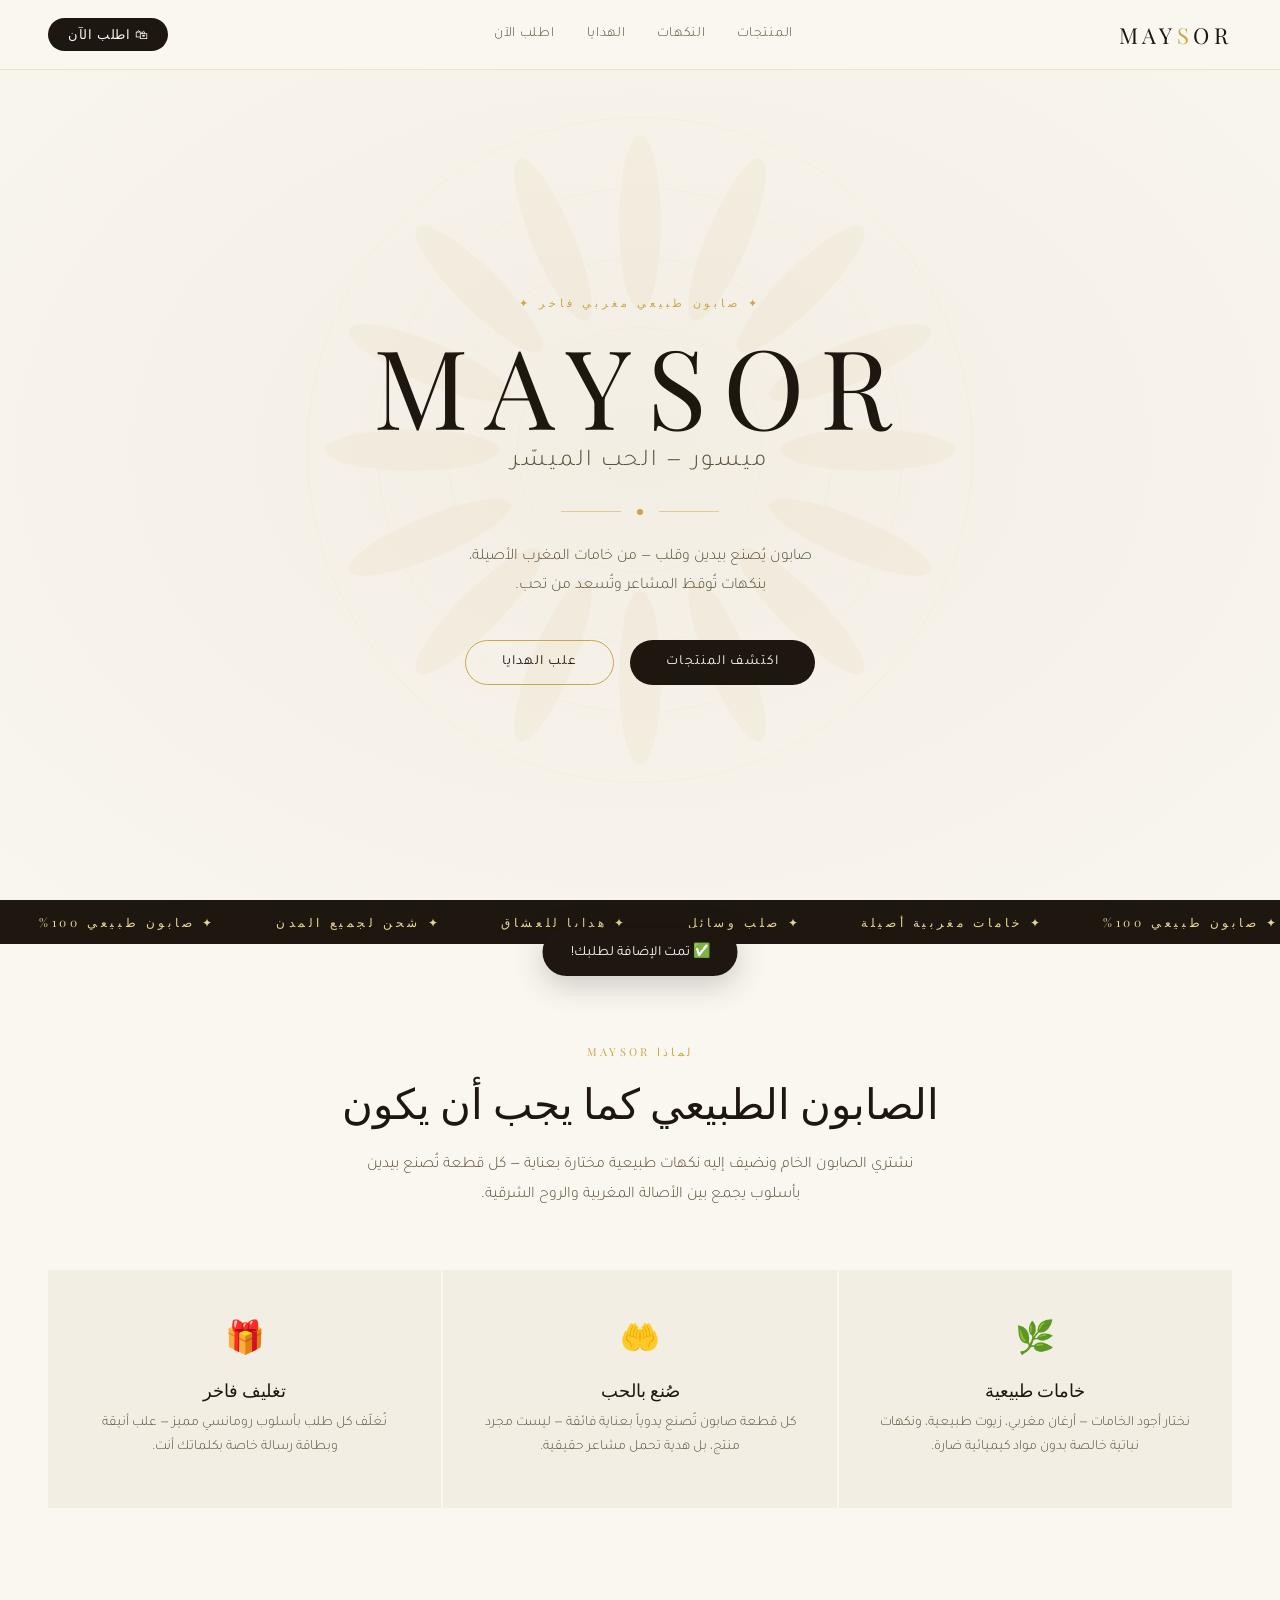
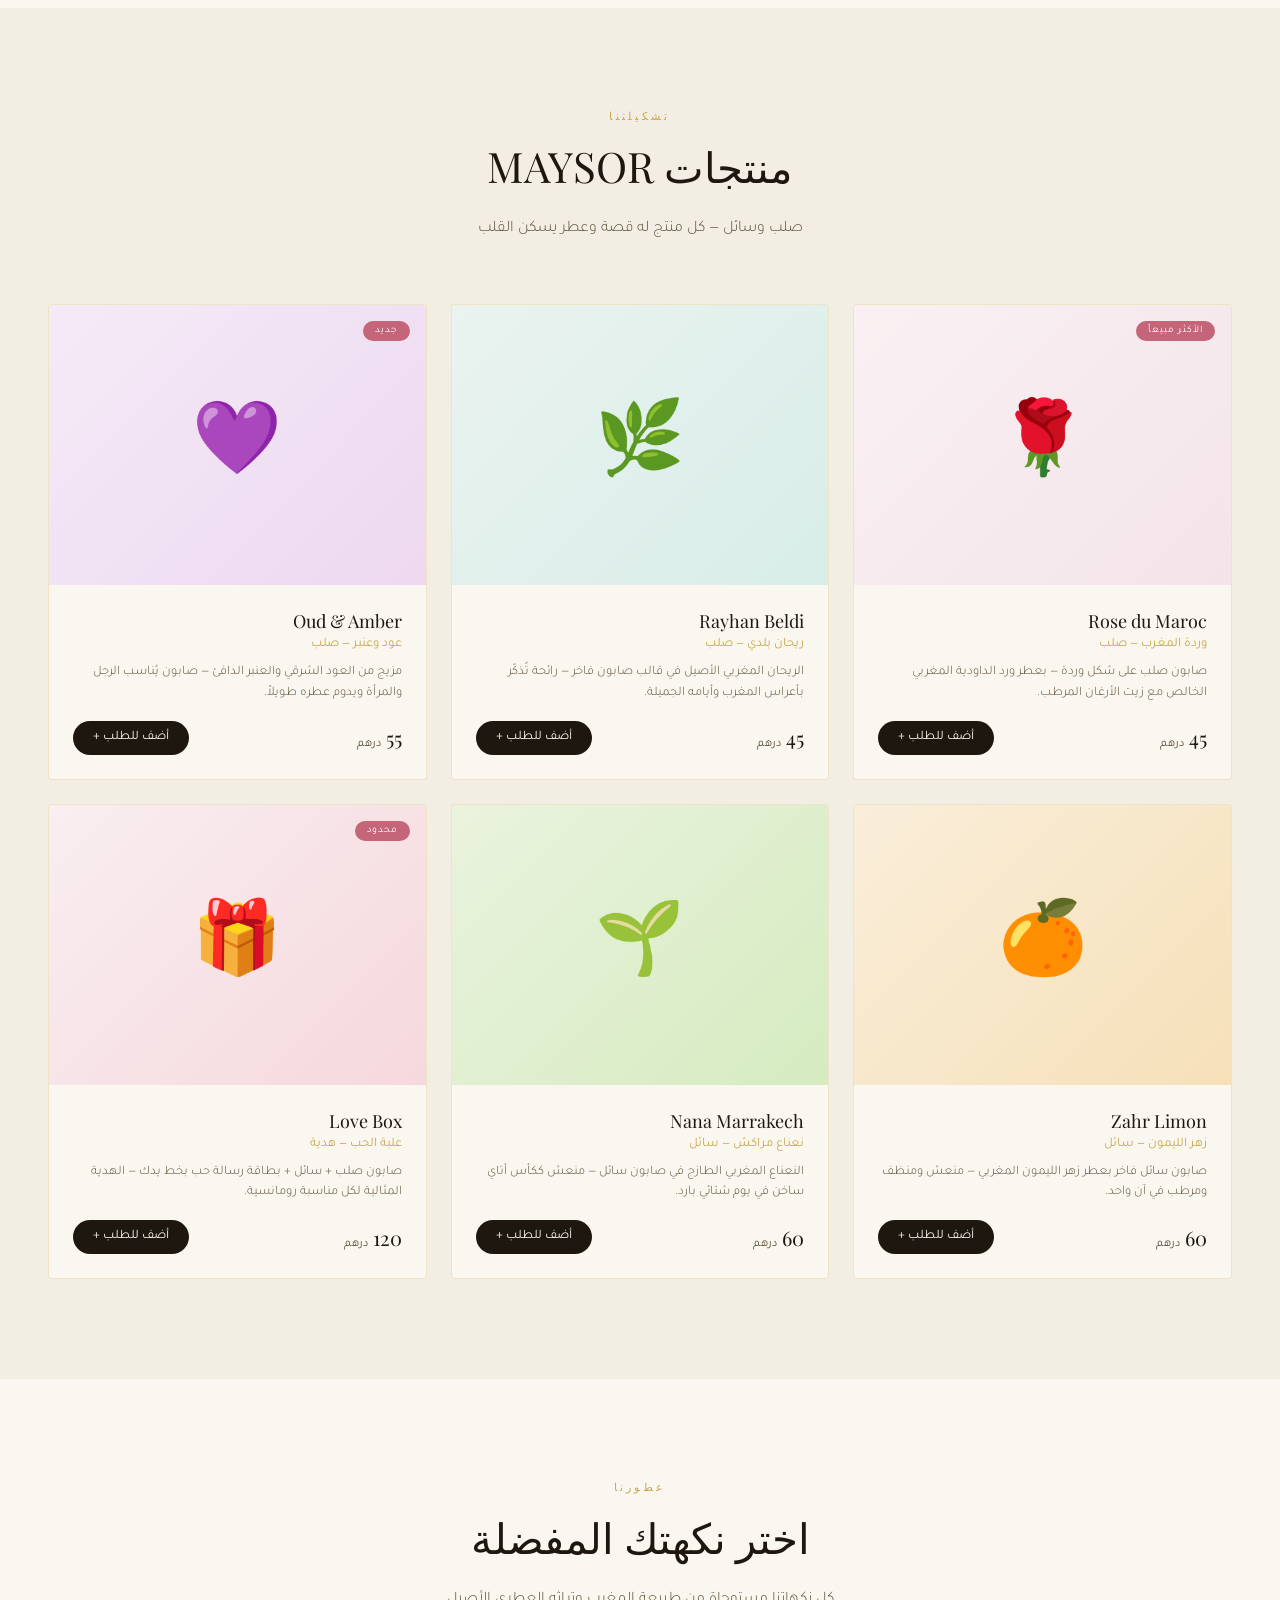
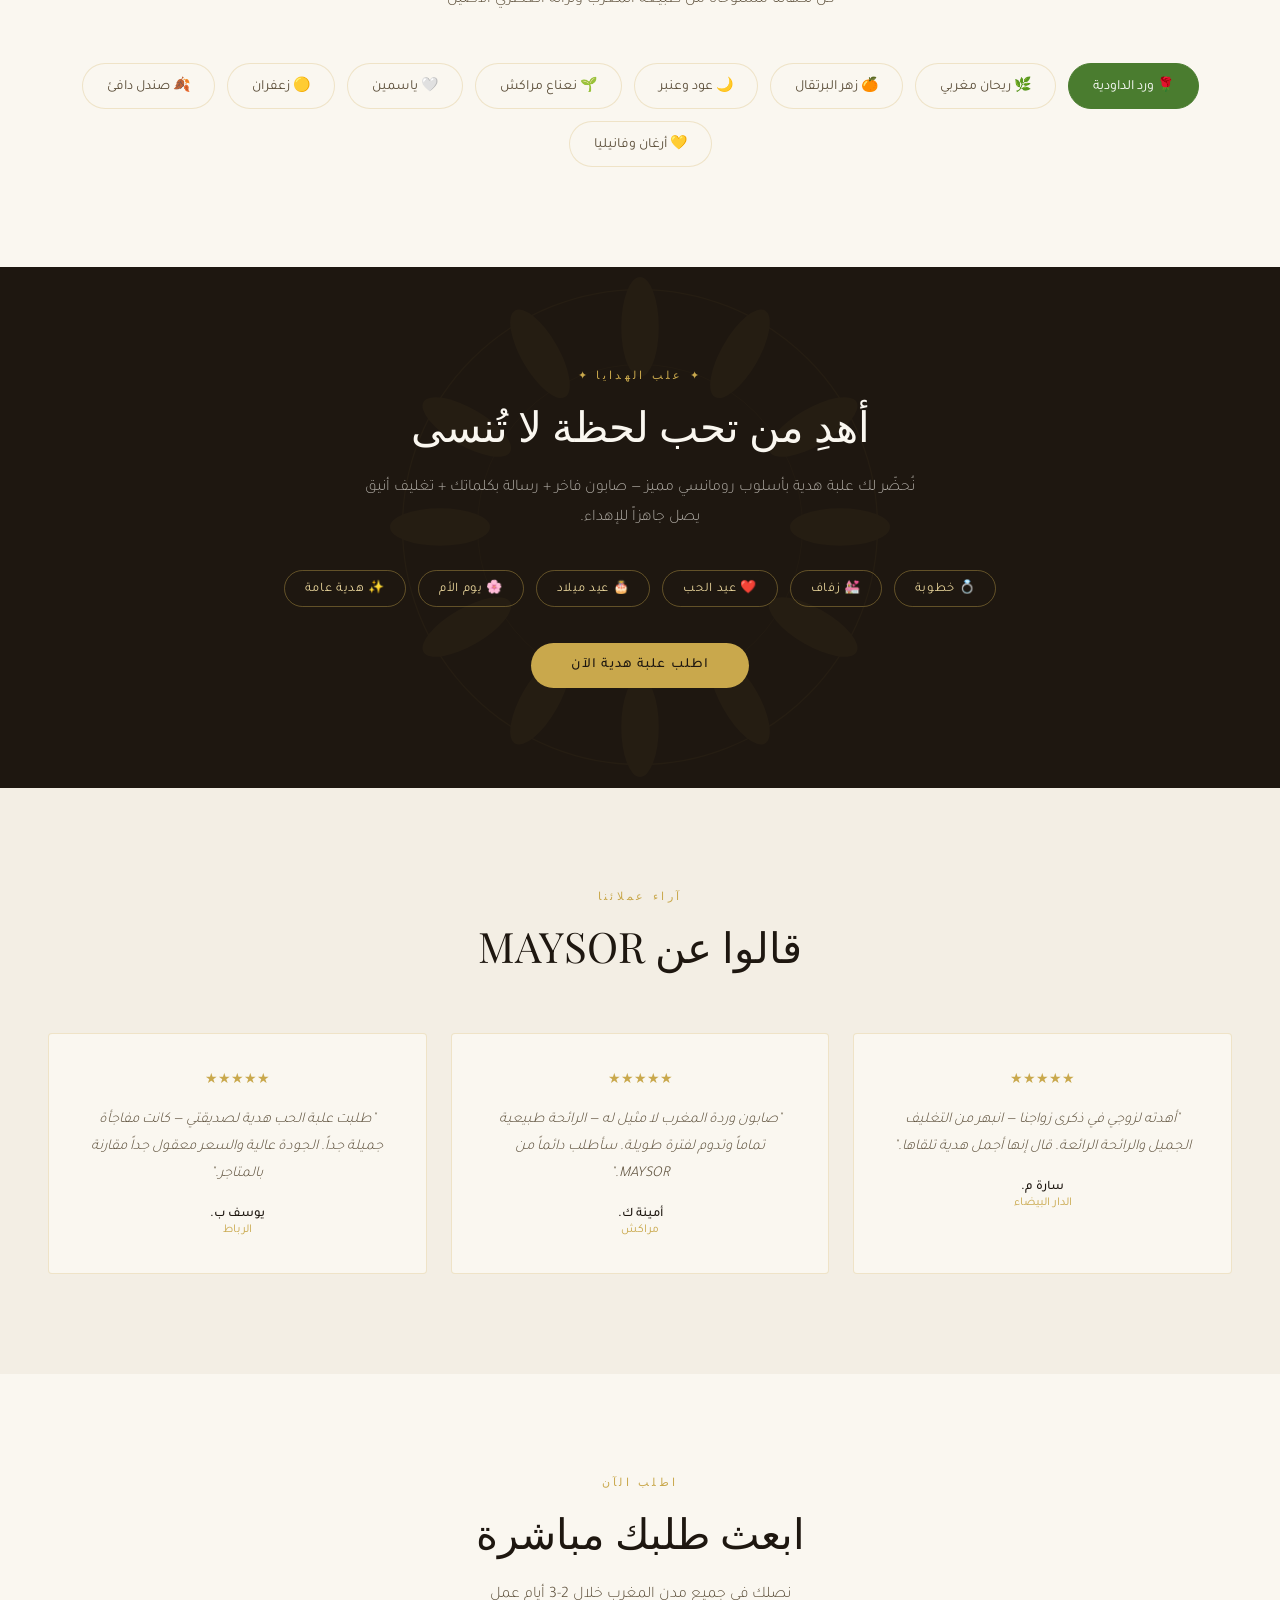
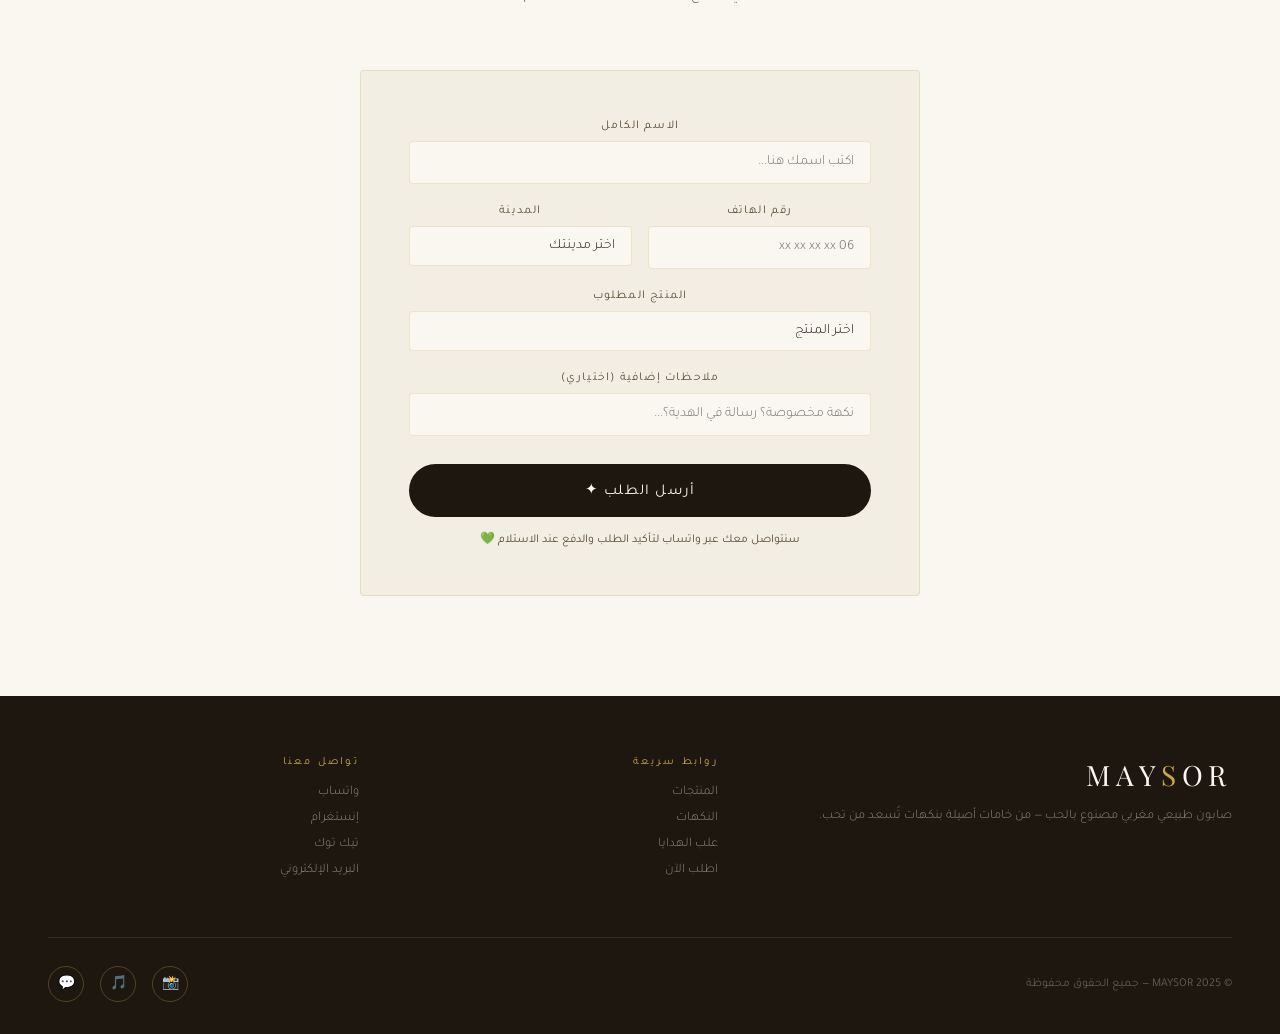
<file: maysor.html>
<!DOCTYPE html>
<html lang="ar" dir="rtl">
<head>
<meta charset="UTF-8">
<meta name="viewport" content="width=device-width, initial-scale=1.0">
<title>MAYSOR — صابون طبيعي مغربي</title>
<link rel="preconnect" href="https://fonts.googleapis.com">
<link href="https://fonts.googleapis.com/css2?family=Playfair+Display:ital,wght@0,400;0,500;1,400&family=Tajawal:wght@300;400;500&display=swap" rel="stylesheet">
<style>
  :root {
    --cream: #FAF7F0;
    --ivory: #F3EEE4;
    --gold: #C9A84C;
    --gold-light: #E8D49A;
    --green: #4A7C2F;
    --green-soft: #EAF3DE;
    --rose: #C4657A;
    --rose-soft: #F9EEF0;
    --ink: #1E1710;
    --ink-soft: #5C4F3A;
    --border: rgba(201,168,76,0.25);
  }

  * { margin: 0; padding: 0; box-sizing: border-box; }

  html { scroll-behavior: smooth; }

  body {
    font-family: 'Tajawal', sans-serif;
    background: var(--cream);
    color: var(--ink);
    overflow-x: hidden;
  }

  /* NAV */
  nav {
    position: fixed; top: 0; left: 0; right: 0; z-index: 100;
    display: flex; align-items: center; justify-content: space-between;
    padding: 18px 48px;
    background: rgba(250,247,240,0.92);
    backdrop-filter: blur(12px);
    border-bottom: 1px solid var(--border);
  }
  .nav-logo {
    font-family: 'Playfair Display', serif;
    font-size: 22px;
    letter-spacing: 0.2em;
    color: var(--ink);
    text-decoration: none;
  }
  .nav-logo span { color: var(--gold); }
  .nav-links { display: flex; gap: 32px; list-style: none; }
  .nav-links a {
    font-size: 14px; font-weight: 300; color: var(--ink-soft);
    text-decoration: none; letter-spacing: 0.05em;
    transition: color 0.2s;
  }
  .nav-links a:hover { color: var(--gold); }
  .nav-cart {
    display: flex; align-items: center; gap: 8px;
    background: var(--ink); color: var(--cream);
    padding: 9px 20px; border-radius: 40px;
    font-size: 13px; font-weight: 400;
    cursor: pointer; border: none; letter-spacing: 0.05em;
    transition: background 0.2s;
  }
  .nav-cart:hover { background: var(--gold); }

  /* HERO */
  .hero {
    min-height: 100vh;
    display: flex; align-items: center; justify-content: center;
    position: relative; overflow: hidden;
    padding-top: 80px;
  }
  .hero-bg {
    position: absolute; inset: 0;
    background: radial-gradient(ellipse 80% 80% at 50% 50%, var(--ivory) 0%, var(--cream) 100%);
  }
  .mandala-bg {
    position: absolute; top: 50%; left: 50%;
    transform: translate(-50%, -50%);
    width: 700px; height: 700px;
    opacity: 0.06;
    animation: slowSpin 60s linear infinite;
  }
  @keyframes slowSpin { from { transform: translate(-50%,-50%) rotate(0deg); } to { transform: translate(-50%,-50%) rotate(360deg); } }

  .hero-content { position: relative; z-index: 2; text-align: center; max-width: 680px; padding: 0 24px; }
  .hero-eyebrow {
    font-size: 11px; letter-spacing: 0.35em; color: var(--gold);
    font-family: 'Playfair Display', serif;
    margin-bottom: 20px; display: block;
  }
  .hero-title {
    font-family: 'Playfair Display', serif;
    font-size: clamp(64px, 12vw, 110px);
    font-weight: 400;
    letter-spacing: 0.15em;
    color: var(--ink);
    line-height: 1;
    margin-bottom: 8px;
  }
  .hero-title-ar {
    font-family: 'Tajawal', sans-serif;
    font-size: 24px; font-weight: 300;
    color: var(--ink-soft); letter-spacing: 0.1em;
    margin-bottom: 32px;
    direction: rtl;
  }
  .hero-divider {
    display: flex; align-items: center; justify-content: center;
    gap: 16px; margin-bottom: 28px;
  }
  .hero-divider-line { width: 60px; height: 1px; background: var(--gold); opacity: 0.5; }
  .hero-divider-dot { width: 6px; height: 6px; border-radius: 50%; background: var(--gold); }
  .hero-desc {
    font-size: 16px; font-weight: 300; line-height: 1.8;
    color: var(--ink-soft); margin-bottom: 40px;
    direction: rtl;
  }
  .hero-btns { display: flex; gap: 16px; justify-content: center; flex-wrap: wrap; }
  .btn-primary {
    background: var(--ink); color: var(--cream);
    padding: 14px 36px; border-radius: 40px;
    font-size: 14px; font-weight: 400; letter-spacing: 0.08em;
    border: none; cursor: pointer; transition: all 0.25s;
    font-family: 'Tajawal', sans-serif;
    text-decoration: none; display: inline-block;
  }
  .btn-primary:hover { background: var(--gold); transform: translateY(-1px); }
  .btn-outline {
    background: transparent; color: var(--ink);
    padding: 13px 36px; border-radius: 40px;
    font-size: 14px; font-weight: 400; letter-spacing: 0.08em;
    border: 1px solid var(--gold); cursor: pointer; transition: all 0.25s;
    font-family: 'Tajawal', sans-serif;
    text-decoration: none; display: inline-block;
  }
  .btn-outline:hover { background: var(--gold); color: var(--cream); }

  /* STRIP */
  .strip {
    background: var(--ink);
    padding: 14px 0;
    overflow: hidden;
  }
  .strip-inner {
    display: flex; gap: 60px;
    animation: marquee 18s linear infinite;
    white-space: nowrap;
  }
  .strip-item {
    font-size: 12px; letter-spacing: 0.3em; color: var(--gold-light);
    font-family: 'Playfair Display', serif;
  }
  @keyframes marquee { from { transform: translateX(0); } to { transform: translateX(-50%); } }

  /* ABOUT */
  .section { padding: 100px 48px; }
  .section-center { text-align: center; }
  .eyebrow {
    font-size: 11px; letter-spacing: 0.3em; color: var(--gold);
    font-family: 'Playfair Display', serif; display: block;
    margin-bottom: 16px;
  }
  .section-title {
    font-family: 'Playfair Display', serif;
    font-size: clamp(28px, 4vw, 42px);
    font-weight: 400; color: var(--ink);
    margin-bottom: 20px; line-height: 1.3;
  }
  .section-desc {
    font-size: 16px; font-weight: 300; line-height: 1.9;
    color: var(--ink-soft); max-width: 560px; margin: 0 auto;
    direction: rtl;
  }
  .about-grid {
    display: grid; grid-template-columns: repeat(3, 1fr);
    gap: 2px; margin-top: 60px;
  }
  .about-card {
    background: var(--ivory); padding: 48px 36px;
    text-align: center;
  }
  .about-icon { font-size: 32px; margin-bottom: 16px; display: block; }
  .about-card-title {
    font-family: 'Playfair Display', serif;
    font-size: 18px; font-weight: 400;
    color: var(--ink); margin-bottom: 10px;
  }
  .about-card-desc { font-size: 14px; font-weight: 300; line-height: 1.7; color: var(--ink-soft); direction: rtl; }

  /* PRODUCTS */
  .products-section { padding: 100px 48px; background: var(--ivory); }
  .products-grid {
    display: grid; grid-template-columns: repeat(auto-fill, minmax(280px, 1fr));
    gap: 24px; margin-top: 60px;
  }
  .product-card {
    background: var(--cream); border-radius: 4px;
    overflow: hidden; cursor: pointer;
    transition: transform 0.3s, box-shadow 0.3s;
    border: 1px solid var(--border);
  }
  .product-card:hover {
    transform: translateY(-6px);
    box-shadow: 0 20px 40px rgba(30,23,16,0.1);
  }
  .product-img {
    height: 280px; position: relative; overflow: hidden;
    display: flex; align-items: center; justify-content: center;
  }
  .product-visual {
    width: 100%; height: 100%;
    display: flex; align-items: center; justify-content: center;
    font-size: 72px;
    transition: transform 0.4s;
  }
  .product-card:hover .product-visual { transform: scale(1.05); }
  .product-badge {
    position: absolute; top: 16px; right: 16px;
    background: var(--rose); color: white;
    font-size: 10px; letter-spacing: 0.1em;
    padding: 4px 12px; border-radius: 20px;
  }
  .product-info { padding: 24px; }
  .product-name {
    font-family: 'Playfair Display', serif;
    font-size: 18px; font-weight: 400;
    color: var(--ink); margin-bottom: 4px;
  }
  .product-name-ar { font-size: 13px; color: var(--gold); margin-bottom: 10px; }
  .product-desc { font-size: 13px; font-weight: 300; line-height: 1.6; color: var(--ink-soft); direction: rtl; margin-bottom: 16px; }
  .product-footer { display: flex; align-items: center; justify-content: space-between; }
  .product-price {
    font-family: 'Playfair Display', serif;
    font-size: 20px; color: var(--ink);
  }
  .product-price span { font-size: 12px; color: var(--ink-soft); font-family: 'Tajawal', sans-serif; }
  .add-btn {
    background: var(--ink); color: var(--cream);
    border: none; border-radius: 40px;
    padding: 9px 20px; font-size: 13px;
    cursor: pointer; transition: background 0.2s;
    font-family: 'Tajawal', sans-serif;
  }
  .add-btn:hover { background: var(--gold); }

  /* SCENTS */
  .scents-section { padding: 100px 48px; }
  .scents-grid {
    display: flex; flex-wrap: wrap;
    gap: 12px; justify-content: center;
    margin-top: 48px;
  }
  .scent-pill {
    background: var(--cream); border: 1px solid var(--border);
    padding: 12px 24px; border-radius: 40px;
    font-size: 14px; color: var(--ink-soft);
    cursor: default; transition: all 0.2s;
    direction: rtl;
  }
  .scent-pill:hover { background: var(--gold); color: var(--cream); border-color: var(--gold); }
  .scent-pill.active { background: var(--green); color: white; border-color: var(--green); }

  /* GIFT */
  .gift-section {
    padding: 100px 48px;
    background: var(--ink);
    text-align: center; position: relative; overflow: hidden;
  }
  .gift-section .section-title { color: var(--cream); }
  .gift-section .section-desc { color: rgba(250,247,240,0.65); }
  .gift-mandala {
    position: absolute; top: 50%; left: 50%;
    transform: translate(-50%, -50%);
    width: 500px; height: 500px;
    opacity: 0.04;
  }
  .gift-tags {
    display: flex; gap: 12px; justify-content: center;
    flex-wrap: wrap; margin: 36px 0;
  }
  .gift-tag {
    border: 1px solid rgba(201,168,76,0.4);
    color: var(--gold-light);
    padding: 8px 20px; border-radius: 40px;
    font-size: 13px; letter-spacing: 0.05em;
  }
  .gift-btn {
    background: var(--gold); color: var(--ink);
    padding: 14px 40px; border-radius: 40px;
    font-size: 14px; font-weight: 500; letter-spacing: 0.08em;
    border: none; cursor: pointer;
    font-family: 'Tajawal', sans-serif;
    transition: transform 0.2s;
    text-decoration: none; display: inline-block;
  }
  .gift-btn:hover { transform: translateY(-2px); }

  /* TESTIMONIALS */
  .testimonials { padding: 100px 48px; background: var(--ivory); }
  .testimonials-grid {
    display: grid; grid-template-columns: repeat(3, 1fr);
    gap: 24px; margin-top: 60px;
  }
  .testimonial-card { background: var(--cream); padding: 36px; border: 1px solid var(--border); border-radius: 4px; }
  .testimonial-stars { color: var(--gold); font-size: 14px; margin-bottom: 16px; }
  .testimonial-text { font-size: 15px; font-weight: 300; line-height: 1.8; color: var(--ink-soft); direction: rtl; margin-bottom: 20px; font-style: italic; }
  .testimonial-name { font-size: 13px; color: var(--ink); font-weight: 500; direction: rtl; }
  .testimonial-loc { font-size: 12px; color: var(--gold); direction: rtl; }

  /* ORDER FORM */
  .order-section { padding: 100px 48px; }
  .order-form {
    max-width: 560px; margin: 60px auto 0;
    background: var(--ivory); padding: 48px;
    border: 1px solid var(--border);
    border-radius: 4px;
  }
  .form-group { margin-bottom: 20px; }
  .form-label { font-size: 12px; letter-spacing: 0.1em; color: var(--ink-soft); display: block; margin-bottom: 8px; direction: rtl; }
  .form-input {
    width: 100%; background: var(--cream);
    border: 1px solid var(--border); border-radius: 4px;
    padding: 12px 16px; font-size: 14px; font-weight: 300;
    color: var(--ink); font-family: 'Tajawal', sans-serif;
    direction: rtl; outline: none;
    transition: border-color 0.2s;
  }
  .form-input:focus { border-color: var(--gold); }
  .form-select {
    width: 100%; background: var(--cream);
    border: 1px solid var(--border); border-radius: 4px;
    padding: 12px 16px; font-size: 14px; font-weight: 300;
    color: var(--ink); font-family: 'Tajawal', sans-serif;
    direction: rtl; outline: none; appearance: none;
    cursor: pointer;
  }
  .form-row { display: grid; grid-template-columns: 1fr 1fr; gap: 16px; }
  .form-submit {
    width: 100%; background: var(--ink); color: var(--cream);
    border: none; border-radius: 40px; padding: 16px;
    font-size: 15px; font-weight: 400; letter-spacing: 0.08em;
    cursor: pointer; font-family: 'Tajawal', sans-serif;
    margin-top: 8px; transition: background 0.2s;
  }
  .form-submit:hover { background: var(--gold); }
  .form-note { font-size: 12px; color: var(--ink-soft); text-align: center; margin-top: 14px; direction: rtl; }

  /* FOOTER */
  footer {
    background: var(--ink); padding: 60px 48px 32px;
  }
  .footer-top {
    display: grid; grid-template-columns: 1.5fr 1fr 1fr;
    gap: 48px; padding-bottom: 48px;
    border-bottom: 1px solid rgba(201,168,76,0.15);
  }
  .footer-logo {
    font-family: 'Playfair Display', serif;
    font-size: 28px; letter-spacing: 0.2em;
    color: var(--cream); margin-bottom: 12px;
  }
  .footer-logo span { color: var(--gold); }
  .footer-desc { font-size: 13px; font-weight: 300; line-height: 1.8; color: rgba(250,247,240,0.5); direction: rtl; }
  .footer-col-title { font-size: 11px; letter-spacing: 0.2em; color: var(--gold); margin-bottom: 16px; }
  .footer-links { list-style: none; }
  .footer-links li { margin-bottom: 10px; }
  .footer-links a { font-size: 13px; font-weight: 300; color: rgba(250,247,240,0.5); text-decoration: none; transition: color 0.2s; direction: rtl; display: block; }
  .footer-links a:hover { color: var(--cream); }
  .footer-bottom {
    display: flex; justify-content: space-between; align-items: center;
    padding-top: 28px;
  }
  .footer-copy { font-size: 12px; color: rgba(250,247,240,0.3); direction: rtl; }
  .social-links { display: flex; gap: 16px; }
  .social-link {
    width: 36px; height: 36px; border-radius: 50%;
    border: 1px solid rgba(201,168,76,0.3);
    display: flex; align-items: center; justify-content: center;
    color: var(--gold); font-size: 14px; text-decoration: none;
    transition: all 0.2s;
  }
  .social-link:hover { background: var(--gold); color: var(--ink); border-color: var(--gold); }

  /* CART TOAST */
  .toast {
    position: fixed; bottom: 24px; left: 50%; transform: translateX(-50%) translateY(100px);
    background: var(--ink); color: var(--cream);
    padding: 14px 28px; border-radius: 40px;
    font-size: 14px; direction: rtl;
    box-shadow: 0 8px 32px rgba(0,0,0,0.2);
    transition: transform 0.35s cubic-bezier(0.34,1.56,0.64,1);
    z-index: 999;
  }
  .toast.show { transform: translateX(-50%) translateY(0); }

  /* RESPONSIVE */
  @media (max-width: 768px) {
    nav { padding: 14px 20px; }
    .nav-links { display: none; }
    .section, .products-section, .scents-section, .gift-section,
    .testimonials, .order-section { padding: 64px 20px; }
    .about-grid { grid-template-columns: 1fr; gap: 2px; }
    .testimonials-grid { grid-template-columns: 1fr; }
    .footer-top { grid-template-columns: 1fr; gap: 32px; }
    .footer-bottom { flex-direction: column; gap: 16px; text-align: center; }
    .hero-btns { flex-direction: column; align-items: center; }
    .form-row { grid-template-columns: 1fr; }
  }
</style>
</head>
<body>

<!-- NAV -->
<nav>
  <a href="#" class="nav-logo">MAY<span>S</span>OR</a>
  <ul class="nav-links">
    <li><a href="#products">المنتجات</a></li>
    <li><a href="#scents">النكهات</a></li>
    <li><a href="#gifts">الهدايا</a></li>
    <li><a href="#order">اطلب الآن</a></li>
  </ul>
  <button class="nav-cart" onclick="document.getElementById('order').scrollIntoView({behavior:'smooth'})">
    🛍 اطلب الآن
  </button>
</nav>

<!-- HERO -->
<section class="hero">
  <div class="hero-bg"></div>
  <svg class="mandala-bg" viewBox="0 0 400 400" fill="none" xmlns="http://www.w3.org/2000/svg">
    <g transform="translate(200,200)">
      <circle cx="0" cy="0" r="190" stroke="#C9A84C" stroke-width="0.5"/>
      <circle cx="0" cy="0" r="150" stroke="#C9A84C" stroke-width="0.5"/>
      <circle cx="0" cy="0" r="110" stroke="#C9A84C" stroke-width="0.5"/>
      <circle cx="0" cy="0" r="70" stroke="#C9A84C" stroke-width="0.5"/>
      <g id="petal">
        <ellipse cx="0" cy="-130" rx="12" ry="50" fill="#C9A84C"/>
        <ellipse cx="0" cy="-130" rx="12" ry="50" fill="#C9A84C" transform="rotate(22.5,0,0)"/>
        <ellipse cx="0" cy="-130" rx="12" ry="50" fill="#C9A84C" transform="rotate(45,0,0)"/>
        <ellipse cx="0" cy="-130" rx="12" ry="50" fill="#C9A84C" transform="rotate(67.5,0,0)"/>
        <ellipse cx="0" cy="-130" rx="12" ry="50" fill="#C9A84C" transform="rotate(90,0,0)"/>
        <ellipse cx="0" cy="-130" rx="12" ry="50" fill="#C9A84C" transform="rotate(112.5,0,0)"/>
        <ellipse cx="0" cy="-130" rx="12" ry="50" fill="#C9A84C" transform="rotate(135,0,0)"/>
        <ellipse cx="0" cy="-130" rx="12" ry="50" fill="#C9A84C" transform="rotate(157.5,0,0)"/>
        <ellipse cx="0" cy="-130" rx="12" ry="50" fill="#C9A84C" transform="rotate(180,0,0)"/>
        <ellipse cx="0" cy="-130" rx="12" ry="50" fill="#C9A84C" transform="rotate(202.5,0,0)"/>
        <ellipse cx="0" cy="-130" rx="12" ry="50" fill="#C9A84C" transform="rotate(225,0,0)"/>
        <ellipse cx="0" cy="-130" rx="12" ry="50" fill="#C9A84C" transform="rotate(247.5,0,0)"/>
        <ellipse cx="0" cy="-130" rx="12" ry="50" fill="#C9A84C" transform="rotate(270,0,0)"/>
        <ellipse cx="0" cy="-130" rx="12" ry="50" fill="#C9A84C" transform="rotate(292.5,0,0)"/>
        <ellipse cx="0" cy="-130" rx="12" ry="50" fill="#C9A84C" transform="rotate(315,0,0)"/>
        <ellipse cx="0" cy="-130" rx="12" ry="50" fill="#C9A84C" transform="rotate(337.5,0,0)"/>
      </g>
    </g>
  </svg>

  <div class="hero-content">
    <span class="hero-eyebrow">✦ صابون طبيعي مغربي فاخر ✦</span>
    <h1 class="hero-title">MAYSOR</h1>
    <p class="hero-title-ar">ميسور — الحب الميسّر</p>
    <div class="hero-divider">
      <div class="hero-divider-line"></div>
      <div class="hero-divider-dot"></div>
      <div class="hero-divider-line"></div>
    </div>
    <p class="hero-desc">
      صابون يُصنع بيدين وقلب — من خامات المغرب الأصيلة،<br>
      بنكهات تُوقظ المشاعر وتُسعد من تحب.
    </p>
    <div class="hero-btns">
      <a href="#products" class="btn-primary">اكتشف المنتجات</a>
      <a href="#gifts" class="btn-outline">علب الهدايا</a>
    </div>
  </div>
</section>

<!-- STRIP -->
<div class="strip">
  <div class="strip-inner">
    <span class="strip-item">✦ صابون طبيعي 100%</span>
    <span class="strip-item">✦ خامات مغربية أصيلة</span>
    <span class="strip-item">✦ صلب وسائل</span>
    <span class="strip-item">✦ هدايا للعشاق</span>
    <span class="strip-item">✦ شحن لجميع المدن</span>
    <span class="strip-item">✦ صابون طبيعي 100%</span>
    <span class="strip-item">✦ خامات مغربية أصيلة</span>
    <span class="strip-item">✦ صلب وسائل</span>
    <span class="strip-item">✦ هدايا للعشاق</span>
    <span class="strip-item">✦ شحن لجميع المدن</span>
  </div>
</div>

<!-- ABOUT -->
<section class="section section-center" id="about">
  <span class="eyebrow">لماذا MAYSOR</span>
  <h2 class="section-title">الصابون الطبيعي كما يجب أن يكون</h2>
  <p class="section-desc">نشتري الصابون الخام ونضيف إليه نكهات طبيعية مختارة بعناية — كل قطعة تُصنع بيدين بأسلوب يجمع بين الأصالة المغربية والروح الشرقية.</p>
  <div class="about-grid">
    <div class="about-card">
      <span class="about-icon">🌿</span>
      <h3 class="about-card-title">خامات طبيعية</h3>
      <p class="about-card-desc">نختار أجود الخامات — أرغان مغربي، زيوت طبيعية، ونكهات نباتية خالصة بدون مواد كيميائية ضارة.</p>
    </div>
    <div class="about-card">
      <span class="about-icon">🤲</span>
      <h3 class="about-card-title">صُنع بالحب</h3>
      <p class="about-card-desc">كل قطعة صابون تُصنع يدوياً بعناية فائقة — ليست مجرد منتج، بل هدية تحمل مشاعر حقيقية.</p>
    </div>
    <div class="about-card">
      <span class="about-icon">🎁</span>
      <h3 class="about-card-title">تغليف فاخر</h3>
      <p class="about-card-desc">نُغلّف كل طلب بأسلوب رومانسي مميز — علب أنيقة وبطاقة رسالة خاصة بكلماتك أنت.</p>
    </div>
  </div>
</section>

<!-- PRODUCTS -->
<section class="products-section" id="products">
  <div style="text-align:center">
    <span class="eyebrow">تشكيلتنا</span>
    <h2 class="section-title">منتجات MAYSOR</h2>
    <p class="section-desc">صلب وسائل — كل منتج له قصة وعطر يسكن القلب</p>
  </div>
  <div class="products-grid">

    <div class="product-card">
      <div class="product-img" style="background: linear-gradient(135deg, #FAF0F2, #F3E4EA);">
        <span class="product-badge">الأكثر مبيعاً</span>
        <div class="product-visual">🌹</div>
      </div>
      <div class="product-info">
        <h3 class="product-name">Rose du Maroc</h3>
        <p class="product-name-ar">وردة المغرب — صلب</p>
        <p class="product-desc">صابون صلب على شكل وردة — بعطر ورد الداودية المغربي الخالص مع زيت الأرغان المرطب.</p>
        <div class="product-footer">
          <div class="product-price">45 <span>درهم</span></div>
          <button class="add-btn" onclick="addToCart('وردة المغرب')">أضف للطلب +</button>
        </div>
      </div>
    </div>

    <div class="product-card">
      <div class="product-img" style="background: linear-gradient(135deg, #EAF3F0, #D8EDE8);">
        <div class="product-visual">🌿</div>
      </div>
      <div class="product-info">
        <h3 class="product-name">Rayhan Beldi</h3>
        <p class="product-name-ar">ريحان بلدي — صلب</p>
        <p class="product-desc">الريحان المغربي الأصيل في قالب صابون فاخر — رائحة تُذكّر بأعراس المغرب وأيامه الجميلة.</p>
        <div class="product-footer">
          <div class="product-price">45 <span>درهم</span></div>
          <button class="add-btn" onclick="addToCart('ريحان بلدي')">أضف للطلب +</button>
        </div>
      </div>
    </div>

    <div class="product-card">
      <div class="product-img" style="background: linear-gradient(135deg, #F5EAF7, #EDD8F0);">
        <span class="product-badge">جديد</span>
        <div class="product-visual">💜</div>
      </div>
      <div class="product-info">
        <h3 class="product-name">Oud & Amber</h3>
        <p class="product-name-ar">عود وعنبر — صلب</p>
        <p class="product-desc">مزيج من العود الشرقي والعنبر الدافئ — صابون يُناسب الرجل والمرأة ويدوم عطره طويلاً.</p>
        <div class="product-footer">
          <div class="product-price">55 <span>درهم</span></div>
          <button class="add-btn" onclick="addToCart('عود وعنبر')">أضف للطلب +</button>
        </div>
      </div>
    </div>

    <div class="product-card">
      <div class="product-img" style="background: linear-gradient(135deg, #FAEEDA, #F5E0B8);">
        <div class="product-visual">🍊</div>
      </div>
      <div class="product-info">
        <h3 class="product-name">Zahr Limon</h3>
        <p class="product-name-ar">زهر الليمون — سائل</p>
        <p class="product-desc">صابون سائل فاخر بعطر زهر الليمون المغربي — منعش ومنظف ومرطب في آن واحد.</p>
        <div class="product-footer">
          <div class="product-price">60 <span>درهم</span></div>
          <button class="add-btn" onclick="addToCart('زهر الليمون سائل')">أضف للطلب +</button>
        </div>
      </div>
    </div>

    <div class="product-card">
      <div class="product-img" style="background: linear-gradient(135deg, #EAF3DE, #D5EBC0);">
        <div class="product-visual">🌱</div>
      </div>
      <div class="product-info">
        <h3 class="product-name">Nana Marrakech</h3>
        <p class="product-name-ar">نعناع مراكش — سائل</p>
        <p class="product-desc">النعناع المغربي الطازج في صابون سائل — منعش ككأس أتاي ساخن في يوم شتائي بارد.</p>
        <div class="product-footer">
          <div class="product-price">60 <span>درهم</span></div>
          <button class="add-btn" onclick="addToCart('نعناع مراكش سائل')">أضف للطلب +</button>
        </div>
      </div>
    </div>

    <div class="product-card">
      <div class="product-img" style="background: linear-gradient(135deg, #F9EEF0, #F5D8DD);">
        <span class="product-badge">محدود</span>
        <div class="product-visual">🎁</div>
      </div>
      <div class="product-info">
        <h3 class="product-name">Love Box</h3>
        <p class="product-name-ar">علبة الحب — هدية</p>
        <p class="product-desc">صابون صلب + سائل + بطاقة رسالة حب بخط يدك — الهدية المثالية لكل مناسبة رومانسية.</p>
        <div class="product-footer">
          <div class="product-price">120 <span>درهم</span></div>
          <button class="add-btn" onclick="addToCart('علبة الحب')">أضف للطلب +</button>
        </div>
      </div>
    </div>

  </div>
</section>

<!-- SCENTS -->
<section class="scents-section section-center" id="scents">
  <span class="eyebrow">عطورنا</span>
  <h2 class="section-title">اختر نكهتك المفضلة</h2>
  <p class="section-desc">كل نكهاتنا مستوحاة من طبيعة المغرب وتراثه العطري الأصيل</p>
  <div class="scents-grid">
    <div class="scent-pill active">🌹 ورد الداودية</div>
    <div class="scent-pill">🌿 ريحان مغربي</div>
    <div class="scent-pill">🍊 زهر البرتقال</div>
    <div class="scent-pill">🌙 عود وعنبر</div>
    <div class="scent-pill">🌱 نعناع مراكش</div>
    <div class="scent-pill">🤍 ياسمين</div>
    <div class="scent-pill">🟡 زعفران</div>
    <div class="scent-pill">🍂 صندل دافئ</div>
    <div class="scent-pill">💛 أرغان وفانيليا</div>
  </div>
</section>

<!-- GIFT -->
<section class="gift-section" id="gifts">
  <svg class="gift-mandala" viewBox="0 0 400 400">
    <g transform="translate(200,200)">
      <circle r="190" stroke="#C9A84C" stroke-width="1" fill="none"/>
      <circle r="130" stroke="#C9A84C" stroke-width="0.5" fill="none"/>
      <ellipse cx="0" cy="-160" rx="15" ry="40" fill="#C9A84C"/>
      <ellipse cx="0" cy="-160" rx="15" ry="40" fill="#C9A84C" transform="rotate(30)"/>
      <ellipse cx="0" cy="-160" rx="15" ry="40" fill="#C9A84C" transform="rotate(60)"/>
      <ellipse cx="0" cy="-160" rx="15" ry="40" fill="#C9A84C" transform="rotate(90)"/>
      <ellipse cx="0" cy="-160" rx="15" ry="40" fill="#C9A84C" transform="rotate(120)"/>
      <ellipse cx="0" cy="-160" rx="15" ry="40" fill="#C9A84C" transform="rotate(150)"/>
      <ellipse cx="0" cy="-160" rx="15" ry="40" fill="#C9A84C" transform="rotate(180)"/>
      <ellipse cx="0" cy="-160" rx="15" ry="40" fill="#C9A84C" transform="rotate(210)"/>
      <ellipse cx="0" cy="-160" rx="15" ry="40" fill="#C9A84C" transform="rotate(240)"/>
      <ellipse cx="0" cy="-160" rx="15" ry="40" fill="#C9A84C" transform="rotate(270)"/>
      <ellipse cx="0" cy="-160" rx="15" ry="40" fill="#C9A84C" transform="rotate(300)"/>
      <ellipse cx="0" cy="-160" rx="15" ry="40" fill="#C9A84C" transform="rotate(330)"/>
    </g>
  </svg>
  <div style="position:relative; z-index:2;">
    <span class="eyebrow" style="color:var(--gold)">✦ علب الهدايا ✦</span>
    <h2 class="section-title">أهدِ من تحب لحظة لا تُنسى</h2>
    <p class="section-desc" style="margin:0 auto 32px;">نُحضّر لك علبة هدية بأسلوب رومانسي مميز — صابون فاخر + رسالة بكلماتك + تغليف أنيق يصل جاهزاً للإهداء.</p>
    <div class="gift-tags">
      <span class="gift-tag">💍 خطوبة</span>
      <span class="gift-tag">💒 زفاف</span>
      <span class="gift-tag">❤️ عيد الحب</span>
      <span class="gift-tag">🎂 عيد ميلاد</span>
      <span class="gift-tag">🌸 يوم الأم</span>
      <span class="gift-tag">✨ هدية عامة</span>
    </div>
    <a href="#order" class="gift-btn">اطلب علبة هدية الآن</a>
  </div>
</section>

<!-- TESTIMONIALS -->
<section class="testimonials section-center" id="reviews">
  <span class="eyebrow">آراء عملائنا</span>
  <h2 class="section-title">قالوا عن MAYSOR</h2>
  <div class="testimonials-grid">
    <div class="testimonial-card">
      <div class="testimonial-stars">★★★★★</div>
      <p class="testimonial-text">"أهدته لزوجي في ذكرى زواجنا — انبهر من التغليف الجميل والرائحة الرائعة. قال إنها أجمل هدية تلقاها."</p>
      <div class="testimonial-name">سارة م.</div>
      <div class="testimonial-loc">الدار البيضاء</div>
    </div>
    <div class="testimonial-card">
      <div class="testimonial-stars">★★★★★</div>
      <p class="testimonial-text">"صابون وردة المغرب لا مثيل له — الرائحة طبيعية تماماً وتدوم لفترة طويلة. سأطلب دائماً من MAYSOR."</p>
      <div class="testimonial-name">أمينة ك.</div>
      <div class="testimonial-loc">مراكش</div>
    </div>
    <div class="testimonial-card">
      <div class="testimonial-stars">★★★★★</div>
      <p class="testimonial-text">"طلبت علبة الحب هدية لصديقتي — كانت مفاجأة جميلة جداً. الجودة عالية والسعر معقول جداً مقارنة بالمتاجر."</p>
      <div class="testimonial-name">يوسف ب.</div>
      <div class="testimonial-loc">الرباط</div>
    </div>
  </div>
</section>

<!-- ORDER -->
<section class="order-section section-center" id="order">
  <span class="eyebrow">اطلب الآن</span>
  <h2 class="section-title">ابعث طلبك مباشرة</h2>
  <p class="section-desc">نصلك في جميع مدن المغرب خلال 2-3 أيام عمل</p>

  <div class="order-form">
    <div class="form-group">
      <label class="form-label">الاسم الكامل</label>
      <input type="text" class="form-input" placeholder="اكتب اسمك هنا..." id="fname">
    </div>
    <div class="form-row">
      <div class="form-group">
        <label class="form-label">رقم الهاتف</label>
        <input type="tel" class="form-input" placeholder="06 xx xx xx xx" id="fphone">
      </div>
      <div class="form-group">
        <label class="form-label">المدينة</label>
        <select class="form-select" id="fcity">
          <option value="">اختر مدينتك</option>
          <option>الرباط</option>
          <option>الدار البيضاء</option>
          <option>مراكش</option>
          <option>فاس</option>
          <option>طنجة</option>
          <option>أكادير</option>
          <option>القنيطرة</option>
          <option>مدينة أخرى</option>
        </select>
      </div>
    </div>
    <div class="form-group">
      <label class="form-label">المنتج المطلوب</label>
      <select class="form-select" id="fproduct">
        <option value="">اختر المنتج</option>
        <option>🌹 وردة المغرب — صلب (45 درهم)</option>
        <option>🌿 ريحان بلدي — صلب (45 درهم)</option>
        <option>💜 عود وعنبر — صلب (55 درهم)</option>
        <option>🍊 زهر الليمون — سائل (60 درهم)</option>
        <option>🌱 نعناع مراكش — سائل (60 درهم)</option>
        <option>🎁 علبة الحب — هدية (120 درهم)</option>
      </select>
    </div>
    <div class="form-group">
      <label class="form-label">ملاحظات إضافية (اختياري)</label>
      <input type="text" class="form-input" placeholder="نكهة مخصوصة؟ رسالة في الهدية؟..." id="fnotes">
    </div>
    <button class="form-submit" onclick="submitOrder()">أرسل الطلب ✦</button>
    <p class="form-note">سنتواصل معك عبر واتساب لتأكيد الطلب والدفع عند الاستلام 💚</p>
  </div>
</section>

<!-- FOOTER -->
<footer>
  <div class="footer-top">
    <div>
      <div class="footer-logo">MAY<span>S</span>OR</div>
      <p class="footer-desc">صابون طبيعي مغربي مصنوع بالحب — من خامات أصيلة بنكهات تُسعد من تحب.</p>
    </div>
    <div>
      <p class="footer-col-title">روابط سريعة</p>
      <ul class="footer-links">
        <li><a href="#products">المنتجات</a></li>
        <li><a href="#scents">النكهات</a></li>
        <li><a href="#gifts">علب الهدايا</a></li>
        <li><a href="#order">اطلب الآن</a></li>
      </ul>
    </div>
    <div>
      <p class="footer-col-title">تواصل معنا</p>
      <ul class="footer-links">
        <li><a href="#">واتساب</a></li>
        <li><a href="#">إنستغرام</a></li>
        <li><a href="#">تيك توك</a></li>
        <li><a href="#">البريد الإلكتروني</a></li>
      </ul>
    </div>
  </div>
  <div class="footer-bottom">
    <p class="footer-copy">© 2025 MAYSOR — جميع الحقوق محفوظة</p>
    <div class="social-links">
      <a href="#" class="social-link">📸</a>
      <a href="#" class="social-link">🎵</a>
      <a href="#" class="social-link">💬</a>
    </div>
  </div>
</footer>

<!-- TOAST -->
<div class="toast" id="toast">✅ تمت الإضافة لطلبك!</div>

<script>
  // Smooth scroll for all anchors
  document.querySelectorAll('a[href^="#"]').forEach(a => {
    a.addEventListener('click', e => {
      const target = document.querySelector(a.getAttribute('href'));
      if (target) { e.preventDefault(); target.scrollIntoView({ behavior: 'smooth' }); }
    });
  });

  // Scent pills
  document.querySelectorAll('.scent-pill').forEach(pill => {
    pill.addEventListener('click', () => {
      document.querySelectorAll('.scent-pill').forEach(p => p.classList.remove('active'));
      pill.classList.add('active');
    });
  });

  // Add to cart toast
  function addToCart(name) {
    const toast = document.getElementById('toast');
    toast.textContent = `✅ "${name}" أُضيف لطلبك!`;
    toast.classList.add('show');
    setTimeout(() => toast.classList.remove('show'), 2800);
    // Also scroll to order
    setTimeout(() => document.getElementById('order').scrollIntoView({ behavior: 'smooth' }), 500);
  }

  // Submit order
  function submitOrder() {
    const name = document.getElementById('fname').value.trim();
    const phone = document.getElementById('fphone').value.trim();
    const city = document.getElementById('fcity').value;
    const product = document.getElementById('fproduct').value;
    const notes = document.getElementById('fnotes').value.trim();

    if (!name || !phone || !city || !product) {
      alert('⚠️ يرجى ملء جميع الحقول المطلوبة');
      return;
    }

    const msg = encodeURIComponent(
      `🌹 طلب جديد — MAYSOR\n\n` +
      `الاسم: ${name}\n` +
      `الهاتف: ${phone}\n` +
      `المدينة: ${city}\n` +
      `المنتج: ${product}\n` +
      (notes ? `ملاحظات: ${notes}` : '')
    );

    window.open(`https://wa.me/212600000000?text=${msg}`, '_blank');
  }

  // Scroll reveal
  const observer = new IntersectionObserver((entries) => {
    entries.forEach(e => {
      if (e.isIntersecting) {
        e.target.style.opacity = '1';
        e.target.style.transform = 'translateY(0)';
      }
    });
  }, { threshold: 0.1 });

  document.querySelectorAll('.product-card, .about-card, .testimonial-card').forEach(el => {
    el.style.opacity = '0';
    el.style.transform = 'translateY(24px)';
    el.style.transition = 'opacity 0.5s ease, transform 0.5s ease';
    observer.observe(el);
  });
</script>
</body>
</html>
</file>
